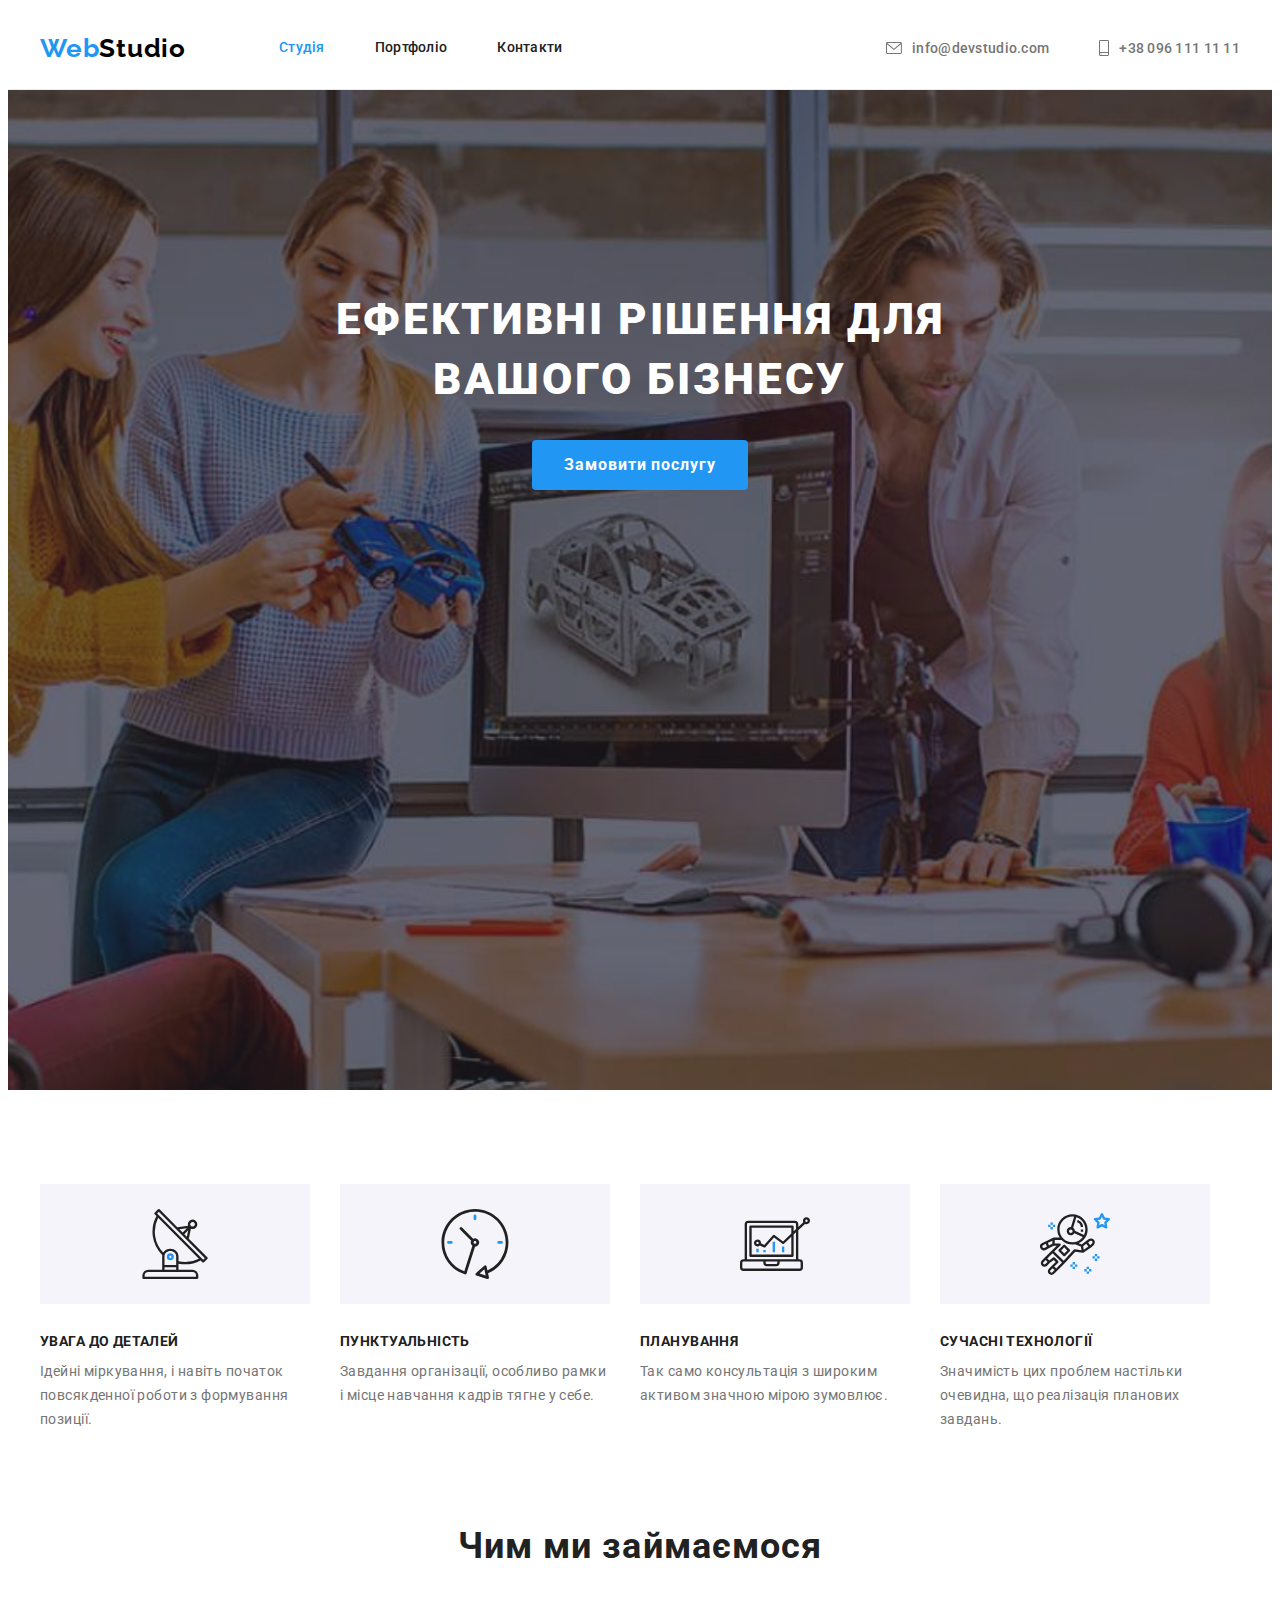
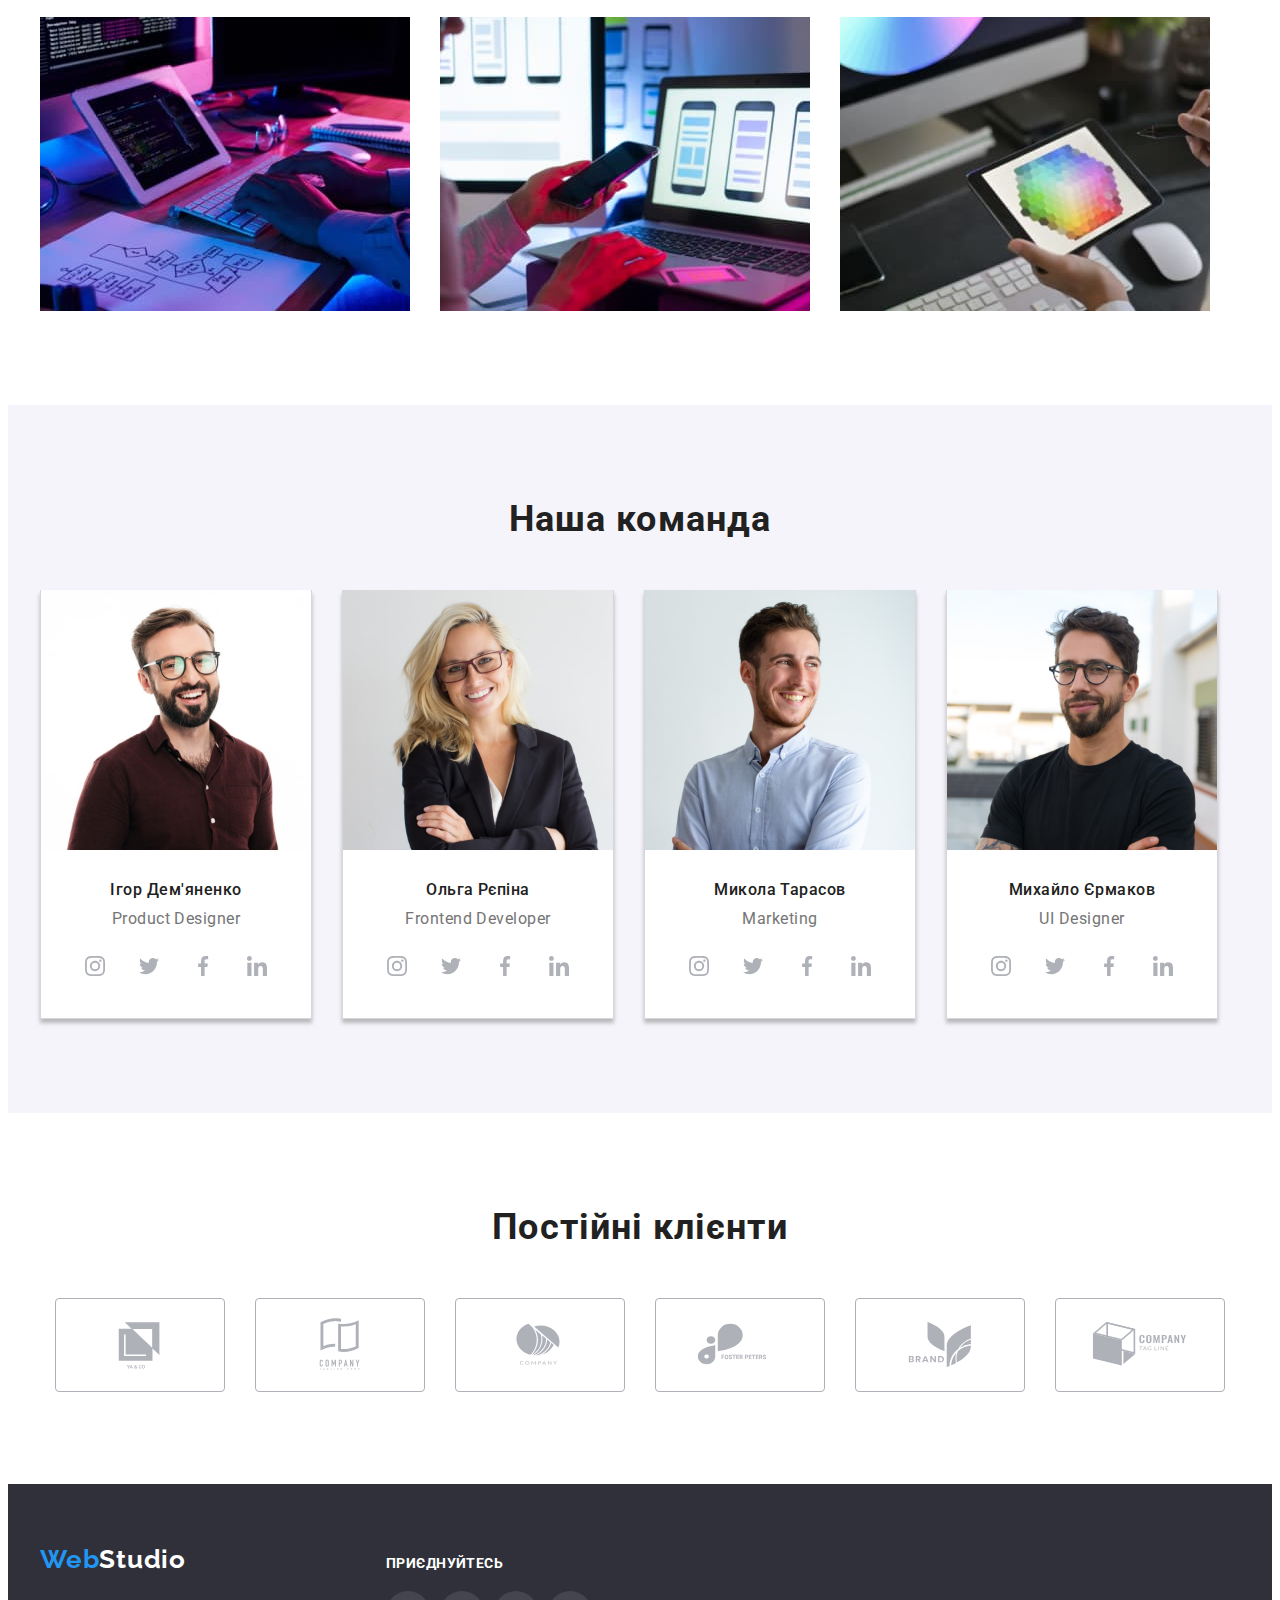
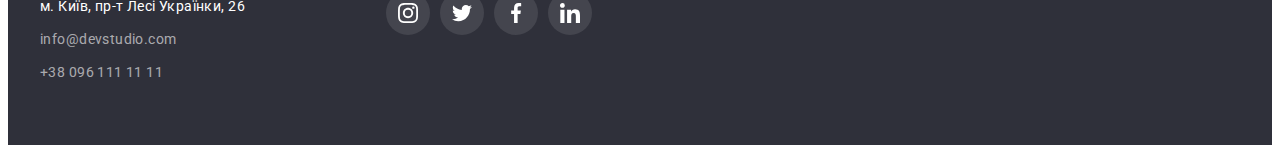
<file: index.html>
<!DOCTYPE html>
<html lang="uk">
<head>
    <meta charset="UTF-8">
    <meta http-equiv="X-UA-Compatible" content="IE=edge">
    <meta name="viewport" content="width=device-width, initial-scale=1.0">
    <link rel="preconnect" href="https://fonts.googleapis.com">
    <title>Студія</title>
    <link rel="stylesheet" href="https://cdnjs.cloudflare.com/ajax/libs/modern-normalize/1.1.0/modern-normalize.min.css" integrity="sha512-wpPYUAdjBVSE4KJnH1VR1HeZfpl1ub8YT/NKx4PuQ5NmX2tKuGu6U/JRp5y+Y8XG2tV+wKQpNHVUX03MfMFn9Q==" crossorigin="anonymous" referrerpolicy="no-referrer" />
    <link rel="preconnect" href="https://fonts.gstatic.com" crossorigin>
    <link href="https://fonts.googleapis.com/css2?family=Raleway:wght@700&family=Roboto:wght@400;500;700;900&display=swap" rel="stylesheet">
    <link rel="stylesheet" href="./css/style.css">
</head>
<body>
    <!--------HEADER-------->
<header class="header ">
    <div class="header-container container">
<nav class="nav-container">
<a href="" lang="en" class="link logo"><span class="logo-part">Web</span>Studio</a>
<ul class="list list-nav">
    <li class="list-nav-item"><a href="" class="link header-link current">Студія</a></li>
    <li class="list-nav-item"><a href="./portfolio.html" class="link header-link ">Портфоліо</a></li>
    <li class="list-nav-item"><a href="" class="link header-link ">Контакти</a></li>
</ul>
</nav>
<ul class="list list-header">
    <li class="list-header-item"><a href="mailto:info@devstudio.com" class="link link-auth">
        <svg class="auth-icon" width="16" height="12" aria-label="іконка envelope"> <use href="./icons.svg#envelope"></use></svg>
        info@devstudio.com</a></li>
    <li class="list-header-item"><a href="tel:+380961111111" class="link link-auth">
        <svg class="telefon-icon" width="10" height="16" aria-label="іконка smartfon"> <use href="./icons.svg#smartphone"></use></svg>
        +38 096 111 11 11</a></li>
</ul>
</div>
</header>
<main>
    <!-------------HERO--------->
<section class="hero">
    <div class="hero-side container">
<h1 class="hero-title">Ефективні рішення для вашого бізнесу</h1>
<button class="hero-button" type="button">Замовити послугу</button>
</div>
</section>
<!-------FEATURE------->
<section class="feature section">
    <div class="feature-container container">
    <h2 class="vissualy-hidden">Особливості</h2>
<ul class="list list-feature">
    <li class="list-item-feature">
        <div class="feauture-icon">
        <svg class="icon-antena" width="70" height="70" aria-label="іконка antena"> <use href="./icons.svg#antenna"></use></svg>
    </div>
        <h3 class="item-title-feature">УВАГА ДО ДЕТАЛЕЙ</h3>
    <p class="item-text-feature">Ідейні міркування, і навіть початок повсякденної роботи з формування позиції.</p></li>
    <li class="list-item-feature">
        <div class="feauture-icon">
            <svg class="icon-clock" width="70" height="70" aria-label="іконка clock"> <use href="./icons.svg#clock"></use></svg>
        </div>    
        <h3 class="item-title-feature">ПУНКТУАЛЬНІСТЬ</h3>
    <p class="item-text-feature">Завдання організації, особливо рамки і місце навчання кадрів тягне у себе.</p></li>
    <li class="list-item-feature">
        <div class="feauture-icon">
            <svg class="icon-diagram" width="70" height="70" aria-label="іконка diagram"> <use href="./icons.svg#diagram"></use></svg>
        </div>   
        <h3  class="item-title-feature">ПЛАНУВАННЯ</h3>
    <p class="item-text-feature">Так само консультація з широким активом значною мірою зумовлює.</p></li>
    <li class="list-item-feature">
        <div class="feauture-icon">
            <svg class="icon-astronaut" width="70" height="70" aria-label="іконка astronaut"> <use href="./icons.svg#astronaut"></use></svg>
        </div>   
        <h3  class="item-title-feature">СУЧАСНІ ТЕХНОЛОГІЇ</h3>
    <p class="item-text-feature">Значимість цих проблем настільки очевидна, що реалізація планових завдань.</p></li>
</ul>
</div>
</section>
<!--------WORK----------->
<section class="work section">
    <div class="work-container container">
    <h2 class="section-title title-work">Чим ми займаємося</h2>
   <ul class="list list-work "> 
    <li class="list-item-work"><img  src="./image/img1.jpg" alt="набір блоксхеми" width="370" height="294"></li>
    <li class="list-item-work"><img  src="./image/img2.jpg" alt="телефоні додатки" width="370" height="294"></li>
    <li class="list-item-work"><img  src="./image/img3.jpg" alt="планшет" width="370" height="294"></li>
</ul>
</div>
</section>
<!--------OUR TEAM--------->
<section class="ourteam section">
    <div class="ourteam-container container">
    <h2 class="section-title title-ourteam">Наша команда</h2>
        <ul class="list list-ourteam">
            <li class="list-item-ourteam">
                <img src="./image/ourteam/img1.jpg" alt="фото" width="270" height="260">
                <div class="card-ourteam">
                <h3 class="item-caption-ourteam">Ігор Дем'яненко</h3>
                <p class="item-text-ourteam" lang="en">Product Designer</p>
                <ul class="list list-link">
            <li class="list-item-link">
                <a class="link link-link" href="" target="_blank"  rel="noopener noreferrer nofollow" aria-label="іконка instagram" >
                    <svg class="icon-team" width="20" height="20" aria-label="іконка instagram"> <use href="./icons.svg#instagram"></use></svg>
                </a>
            </li>
            <li class="list-item-link">
                <a class="link link-link" href="" target="_blank"  rel="noopener noreferrer nofollow" aria-label="іконка twiter" >
                    <svg class="icon-team" width="20" height="20" aria-label="іконка twiter"> <use href="./icons.svg#twiter"></use></svg>
                </a>
            </li>
            <li class="list-item-link">
                <a class="link link-link" href="" target="_blank"  rel="noopener noreferrer nofollow" aria-label="іконка facebook" >
                    <svg class="icon-team" width="20" height="20" aria-label="іконка facebook"> <use href="./icons.svg#facebook"></use></svg>
                </a>
            </li>
            <li class="list-item-link">
                <a class="link link-link" href="" target="_blank"  rel="noopener noreferrer nofollow" aria-label="іконка linkedin" >
                    <svg class="icon-team" width="20" height="20" aria-label="іконка linkedin"> <use href="./icons.svg#linkedin"></use></svg>
                </a>
            </li>            
                </ul>
            </div> 
            </li>
            <li class="list-item-ourteam">
                <img src="./image/ourteam/img2.jpg" alt="фото" width="270" height="260">
                <div class="card-ourteam">
                <h3 class="item-caption-ourteam">Ольга Рєпіна</h3>
                <p class="item-text-ourteam" lang="en">Frontend Developer</p>
                <ul class="list list-link">
                    <li class="list-item-link">
                        <a class="link link-link" href="" target="_blank"  rel="noopener noreferrer nofollow" aria-label="іконка instagram" >
                            <svg class="icon-team" width="20" height="20" aria-label="іконка instagram"> <use href="./icons.svg#instagram"></use></svg>
                        </a>
                    </li>
                    <li class="list-item-link">
                        <a class="link link-link" href="" target="_blank"  rel="noopener noreferrer nofollow" aria-label="іконка twiter" >
                            <svg class="icon-team" width="20" height="20" aria-label="іконка twiter"> <use href="./icons.svg#twiter"></use></svg>
                        </a>
                    </li>
                    <li class="list-item-link">
                        <a class="link link-link" href="" target="_blank"  rel="noopener noreferrer nofollow" aria-label="іконка facebook" >
                            <svg class="icon-team" width="20" height="20" aria-label="іконка facebook"> <use href="./icons.svg#facebook"></use></svg>
                        </a>
                    </li>
                    <li class="list-item-link">
                        <a class="link link-link" href="" target="_blank"  rel="noopener noreferrer nofollow" aria-label="іконка linkedin" >
                            <svg class="icon-team" width="20" height="20" aria-label="іконка linkedin"> <use href="./icons.svg#linkedin"></use></svg>
                        </a>
                    </li>            
                        </ul>
            </div>
            </li>
            <li class="list-item-ourteam">
                <img src="./image/ourteam/img3.jpg" alt="фото" width="270" height="260">
                <div class="card-ourteam">
                <h3 class="item-caption-ourteam">Микола Тарасов</h3>
                <p class="item-text-ourteam" lang="en">Marketing</p>
                <ul class="list list-link">
                    <li class="list-item-link">
                        <a class="link link-link" href="" target="_blank"  rel="noopener noreferrer nofollow" aria-label="іконка instagram" >
                            <svg class="icon-team" width="20" height="20" aria-label="іконка instagram"> <use href="./icons.svg#instagram"></use></svg>
                        </a>
                    </li>
                    <li class="list-item-link">
                        <a class="link link-link" href="" target="_blank"  rel="noopener noreferrer nofollow" aria-label="іконка twiter" >
                            <svg class="icon-team" width="20" height="20" aria-label="іконка twiter"> <use href="./icons.svg#twiter"></use></svg>
                        </a>
                    </li>
                    <li class="list-item-link">
                        <a class="link link-link" href="" target="_blank"  rel="noopener noreferrer nofollow" aria-label="іконка facebook" >
                            <svg class="icon-team" width="20" height="20" aria-label="іконка facebook"> <use href="./icons.svg#facebook"></use></svg>
                        </a>
                    </li>
                    <li class="list-item-link">
                        <a class="link link-link" href="" target="_blank"  rel="noopener noreferrer nofollow" aria-label="іконка linkedin" >
                            <svg class="icon-team" width="20" height="20" aria-label="іконка linkedin"> <use href="./icons.svg#linkedin"></use></svg>
                        </a>
                    </li>            
                        </ul>
            </div>
            </li>
            <li class="list-item-ourteam">
                <img src="./image/ourteam/img4.jpg" alt="фото" width="270" height="260">
                <div class="card-ourteam">
                <h3 class="item-caption-ourteam">Михайло Єрмаков</h3>
                <p class="item-text-ourteam" lang="en">UI Designer</p>
                <ul class="list list-link">
                    <li class="list-item-link">
                        <a class="link link-link" href="" target="_blank"  rel="noopener noreferrer nofollow" aria-label="іконка instagram" >
                            <svg class="icon-team" width="20" height="20" aria-label="іконка instagram"> <use href="./icons.svg#instagram"></use></svg>
                        </a>
                    </li>
                    <li class="list-item-link">
                        <a class="link link-link" href="" target="_blank"  rel="noopener noreferrer nofollow" aria-label="іконка twiter" >
                            <svg class="icon-team" width="20" height="20" aria-label="іконка twiter"> <use href="./icons.svg#twiter"></use></svg>
                        </a>
                    </li>
                    <li class="list-item-link">
                        <a class="link link-link" href="" target="_blank"  rel="noopener noreferrer nofollow" aria-label="іконка facebook" >
                            <svg class="icon-team" width="20" height="20" aria-label="іконка facebook"> <use href="./icons.svg#facebook"></use></svg>
                        </a>
                    </li>
                    <li class="list-item-link">
                        <a class="link link-link" href="" target="_blank"  rel="noopener noreferrer nofollow" aria-label="іконка linkedin" >
                            <svg class="icon-team" width="20" height="20" aria-label="іконка linkedin"> <use href="./icons.svg#linkedin"></use></svg>
                        </a>
                    </li>            
                        </ul>
            </div>
            </li>
        </ul>
    </div>
</section>
<section class="client section">
    <div class="ourteam-container container"></div>
    <h2 class="section-title title-client">Постійні клієнти</h2>
    <ul class="list list-client">
        <li class="list-item-client">
            <a class="link link-client" href="" target="_blank"  rel="noopener noreferrer nofollow" aria-label="іконка client" >
                <svg class="icon-client" width="106" height="60" aria-label="іконка client"> <use href="./icons.svg#client1"></use></svg>  
            </a></li>
        <li class="list-item-client">
            <a class="link link-client" href="" target="_blank"  rel="noopener noreferrer nofollow" aria-label="іконка client" >
            <svg class="icon-client" width="106" height="60" aria-label="іконка client"> <use href="./icons.svg#client2"></use></svg>  
            </a></li>
        <li class="list-item-client">
            <a class="link link-client" href="" target="_blank"  rel="noopener noreferrer nofollow" aria-label="іконка client" >
            <svg class="icon-client" width="106" height="60" aria-label="іконка client"> <use href="./icons.svg#client3"></use></svg>  
            </a></li>
        <li class="list-item-client">
            <a class="link link-client" href="" target="_blank"  rel="noopener noreferrer nofollow" aria-label="іконка client" >
            <svg class="icon-client" width="106" height="60" aria-label="іконка client"> <use href="./icons.svg#client4"></use></svg>  
            </a></li>
        <li class="list-item-client">
            <a class="link link-client" href="" target="_blank"  rel="noopener noreferrer nofollow" aria-label="іконка client" >
            <svg class="icon-client" width="106" height="60" aria-label="іконка client"> <use href="./icons.svg#client5"></use></svg>  
            </a></li>
        <li class="list-item-client">
            <a class="link link-client" href="" target="_blank"  rel="noopener noreferrer nofollow" aria-label="іконка client" >
            <svg class="icon-client" width="106" height="60" aria-label="іконка client"> <use href="./icons.svg#client6"></use></svg>  
            </a></li>
    </ul>
</section>
</main> 
<!----------FOOTER------->
<footer class="footer">
    <div class="container footer-container">
        <div class="adress-container">
    <a href="./index.html" class="link footer-link" lang="en"> <span class="footer-logo">Web</span>Studio</a>
    <address>
        <ul class="list list-footer">
            <li class="list-footer-item"><a class="link footer-link-nav" href="https://goo.gl/maps/DCdvdgWx7HsUr94s7" rel="noopener noreferrer nofollow">м. Київ, пр-т Лесі Українки, 26</a></li>
            <li class="list-footer-item"><a class="link footer-contact" href="mailto:info@devstudio.com">info@devstudio.com</a></li>
            <li class="list-footer-item"><a class="link footer-contact" href="tel:+380961111111">+38 096 111 11 11</a></li>
        </ul>
    </address>
</div>
    <div class="join">
        <p class="text-join">Приєднуйтесь</p>
        <ul class="list list-join">
                <li class="list-item-join">
                    <a class="link link-join" href="" target="_blank"  rel="noopener noreferrer nofollow" aria-label="іконка instagram" >
                        <svg class="icon-join" width="20" height="20" aria-label="іконка instagram"> <use href="./icons.svg#instagram"></use></svg>
                    </a>
                </li>
                <li class="list-item-join">
                    <a class="link link-join" href="" target="_blank"  rel="noopener noreferrer nofollow" aria-label="іконка twiter" >
                        <svg class="icon-join" width="20" height="20" aria-label="іконка twiter"> <use href="./icons.svg#twiter"></use></svg>
                    </a>
                </li>
                <li class="list-item-join">
                    <a class="link link-join" href="" target="_blank"  rel="noopener noreferrer nofollow" aria-label="іконка facebook" >
                        <svg class="icon-join" width="20" height="20" aria-label="іконка facebook"> <use href="./icons.svg#facebook"></use></svg>
                    </a>
                </li>
                <li class="list-item-join">
                    <a class="link link-join" href="" target="_blank"  rel="noopener noreferrer nofollow" aria-label="іконка linkedin" >
                        <svg class="icon-join" width="20" height="20" aria-label="іконка linkedin"> <use href="./icons.svg#linkedin"></use></svg>
                    </a>
                </li>            
         </ul>
    </div>
</div>
</footer>
</body>
</html>
</file>
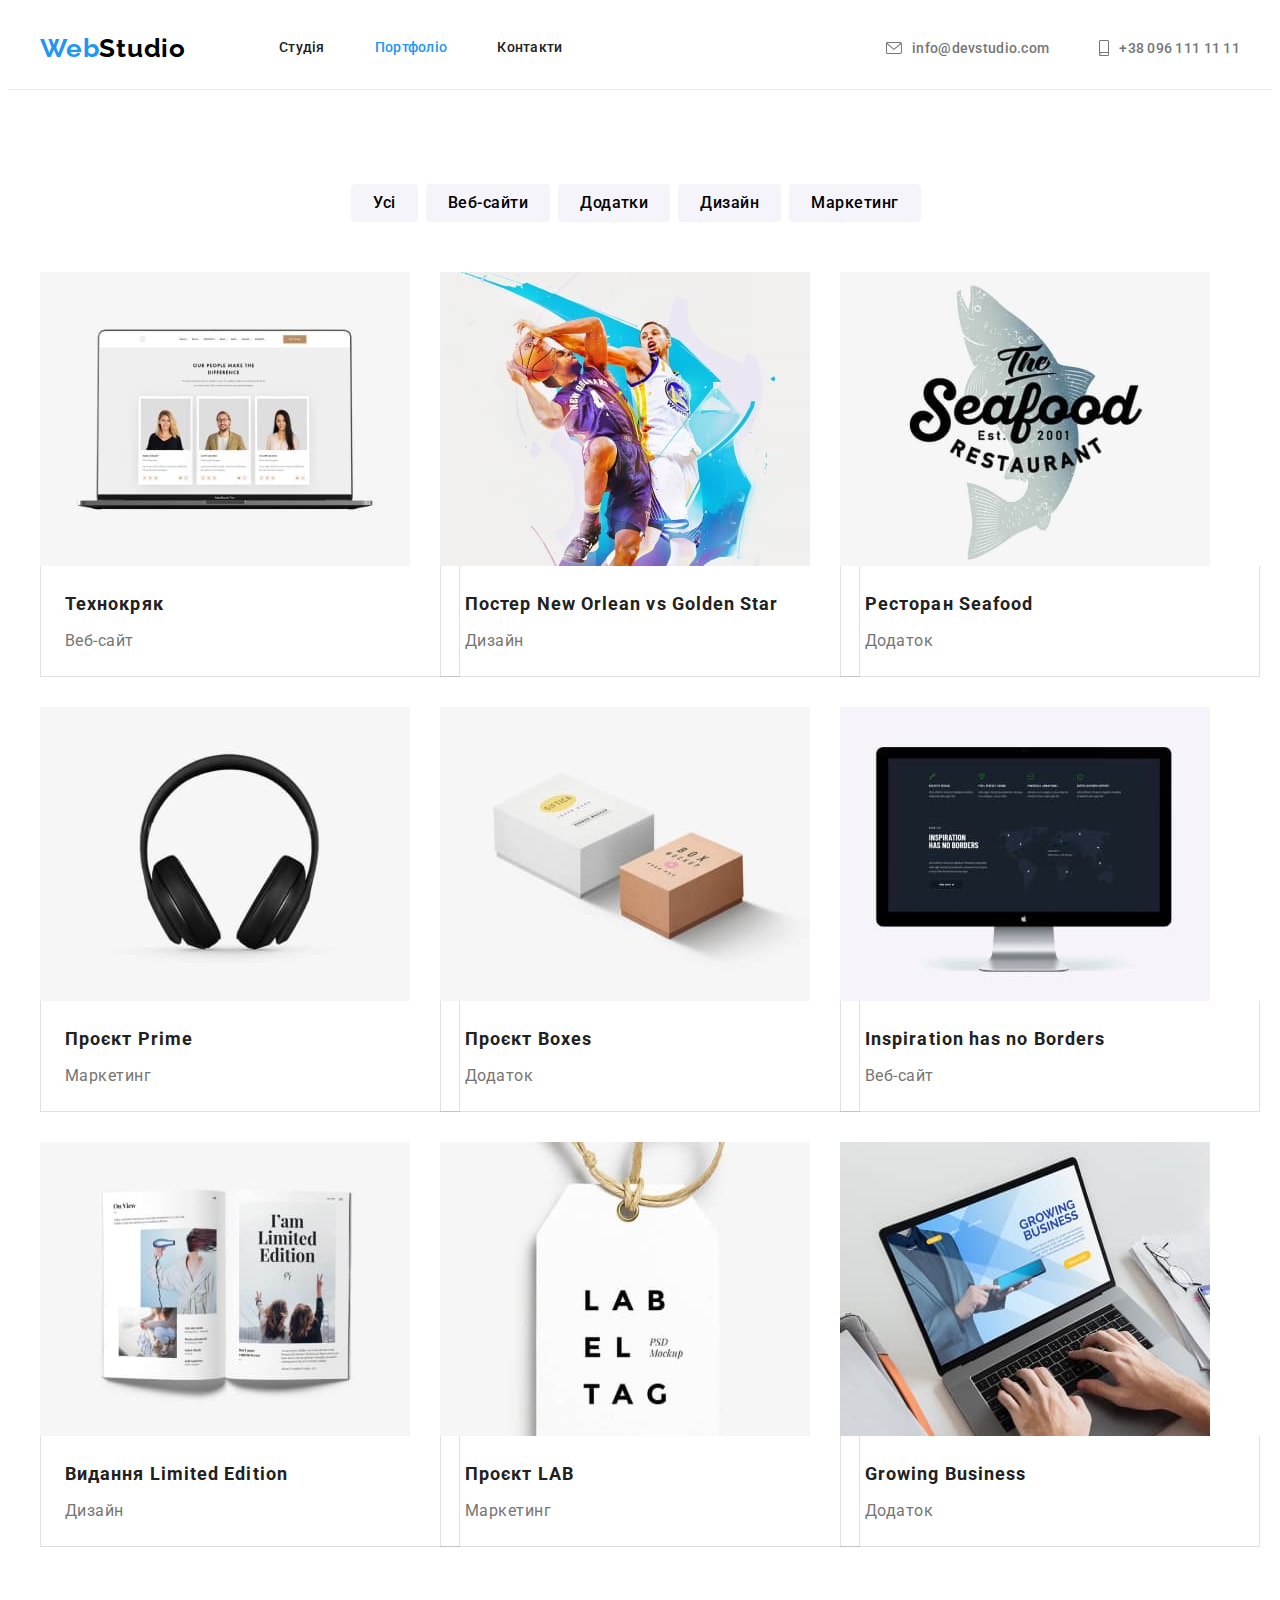
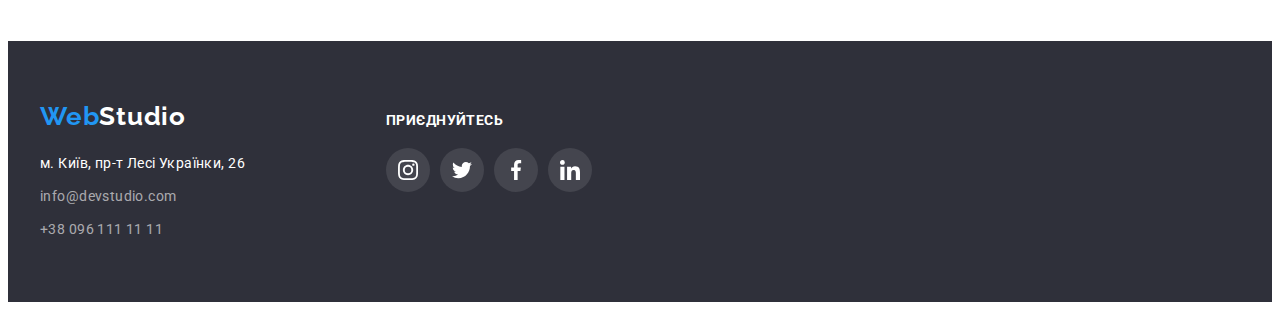
<file: portfolio.html>
<!DOCTYPE html>
<html lang="uk">
<head>
    <meta charset="UTF-8">
    <meta http-equiv="X-UA-Compatible" content="IE=edge">
    <meta name="viewport" content="width=device-width, initial-scale=1.0">
    <title>Портфоліо</title>
    <link rel="stylesheet" href="https://cdnjs.cloudflare.com/ajax/libs/modern-normalize/1.1.0/modern-normalize.min.css" integrity="sha512-wpPYUAdjBVSE4KJnH1VR1HeZfpl1ub8YT/NKx4PuQ5NmX2tKuGu6U/JRp5y+Y8XG2tV+wKQpNHVUX03MfMFn9Q==" crossorigin="anonymous" referrerpolicy="no-referrer" />
    <link rel="preconnect" href="https://fonts.gstatic.com" crossorigin>
    <link href="https://fonts.googleapis.com/css2?family=Raleway:wght@700&family=Roboto:wght@400;500;700;900&display=swap" rel="stylesheet">
    <link rel="stylesheet" href="./css/style.css">
</head>
<body>
     <!--------HEADER-------->
<header class="header ">
    <div class="header-container container">
<nav class="nav-container">
<a href="" lang="en" class="link logo"><span class="logo-part">Web</span>Studio</a>
<ul class="list list-nav">
    <li class="list-nav-item"><a href="./index.html" class="link header-link">Студія</a></li>
    <li class="list-nav-item"><a href="./portfolio.html" class="link header-link current">Портфоліо</a></li>
    <li class="list-nav-item"><a href="" class="link header-link ">Контакти</a></li>
</ul>
</nav>
<ul class="list list-header">
    <li class="list-header-item"><a href="mailto:info@devstudio.com" class="link link-auth">
        <svg class="auth-icon" width="16" height="12" aria-label="іконка envelope"> <use href="./icons.svg#envelope"></use></svg>
        info@devstudio.com</a></li>
    <li class="list-header-item"><a href="tel:+380961111111" class="link link-auth">
        <svg class="telefon-icon" width="10" height="16" aria-label="іконка smartfon"> <use href="./icons.svg#smartphone"></use></svg>
        +38 096 111 11 11</a></li>
</ul>
</div>
</header>
        <main>
            <section class="section filter">
            <div class="container container-portfolio">
    <h1 class="vissualy-hidden">Портфоліо</h1>
    <ul class="list list-filter-btn">
        <li class="item-filter"><button class="button button-portfolio" type="button">Усі</button></li>
        <li class="item-filter"><button class="button button-portfolio" type="button">Веб-сайти</button></li>
        <li class="item-filter"><button class="button button-portfolio" type="button">Додатки</button></li>
        <li class="item-filter"><button class="button button-portfolio" type="button">Дизайн</button></li>
        <li class="item-filter"><button class="button button-portfolio" type="button">Маркетинг</button></li>
    </ul>
    <ul class="list list-filter">
        <li class="list-item-filter">
            <img class="filter-img" src="./image/portfolio/img1.jpg" alt="Веб-сайт" width="370" height="294">
           <div class="card-portfolio">
            <h3 class="filter-caption">Технокряк</h3>
            <p class="filter-text">Веб-сайт</p>
        </div>
        </li>
        <li class="list-item-filter">
            <img class="filter-img" src="./image/portfolio/img2.jpg" alt="Постер"  width="370" height="294">
            <div class="card-portfolio">
            <h3 class="filter-caption">Постер <span lang="en"> New Orlean vs Golden Star </span></h3>
            <p class="filter-text">Дизайн</p>
        </div>
        </li>
        <li class="list-item-filter">
            <img class="filter-img" src="./image/portfolio/img3.jpg" alt="Емблема"  width="370" height="294">
            <div class="card-portfolio">
            <h3 class="filter-caption">Ресторан <span lang="en">Seafood</span></h3>
            <p class="filter-text">Додаток</p>
        </div>
        </li>
        <li class="list-item-filter">
            <img class="filter-img" src="./image/portfolio/img4.jpg" alt="Навушники"  width="370" height="294">
           <div class="card-portfolio">
            <h3 class="filter-caption">Проєкт <span lang="en">Prime</span></h3>
            <p class="filter-text">Маркетинг</p>
        </div>
        </li>
        <li class="list-item-filter">
            <img class="filter-img" src="./image/portfolio/img5.jpg" alt="Книги" width="370" height="294">
           <div class="card-portfolio">
            <h3 class="filter-caption">Проєкт  <span lang="en">Boxes</span></h3>
            <p class="filter-text">Додаток</p>
        </div>
        </li>
        <li class="list-item-filter">
            <img class="filter-img" src="./image/portfolio/img6.jpg" alt="Монітор" width="370" height="294">
           <div class="card-portfolio">
            <h3 class="filter-caption" lang="en">Inspiration has no Borders</h3>
            <p class="filter-text">Веб-сайт</p>
        </div>
        </li>
        <li class="list-item-filter">
            <img class="filter-img" src="./image/portfolio/img7.jpg" alt="Книга" width="370" height="294">
           <div class="card-portfolio">
            <h3 class="filter-caption">Видання <span lang="en">Limited Edition</span></h3>
            <p class="filter-text">Дизайн</p>
       </div>
        </li>
        <li class="list-item-filter">
            <img class="filter-img" src="./image/portfolio/img8.jpg" alt="Фото" width="370" height="294">
           <div class="card-portfolio">
            <h3 class="filter-caption">Проєкт <span lang="en">LAB</span></h3>
            <p class="filter-text">Маркетинг</p>
        </div>
        </li>
        <li class="list-item-filter">
            <img class="filter-img" src="./image/portfolio/img9.jpg" alt="Ноутбук" width="370" height="294">
            <div class="card-portfolio">
            <h3 class="filter-caption" lang="en">Growing Business</h3>
            <p class="filter-text">Додаток</p>
        </div>
        </li>
    </ul>
</div>
</section>
</main>
<!----------FOOTER------->
<footer class="footer">
    <div class="container footer-container">
        <div class="adress-container">
    <a href="./index.html" class="link footer-link" lang="en"> <span class="footer-logo">Web</span>Studio</a>
    <address>
        <ul class="list list-footer">
            <li class="list-footer-item"><a class="link footer-link-nav" href="https://goo.gl/maps/DCdvdgWx7HsUr94s7" rel="noopener noreferrer nofollow">м. Київ, пр-т Лесі Українки, 26</a></li>
            <li class="list-footer-item"><a class="link footer-contact" href="mailto:info@devstudio.com">info@devstudio.com</a></li>
            <li class="list-footer-item"><a class="link footer-contact" href="tel:+380961111111">+38 096 111 11 11</a></li>
        </ul>
    </address>
</div>
    <div class="join">
        <p class="text-join">Приєднуйтесь</p>
        <ul class="list list-join">
                <li class="list-item-join">
                    <a class="link link-join" href="" target="_blank"  rel="noopener noreferrer nofollow" aria-label="іконка instagram" >
                        <svg class="icon-join" width="20" height="20" aria-label="іконка instagram"> <use href="./icons.svg#instagram"></use></svg>
                    </a>
                </li>
                <li class="list-item-join">
                    <a class="link link-join" href="" target="_blank"  rel="noopener noreferrer nofollow" aria-label="іконка twiter" >
                        <svg class="icon-join" width="20" height="20" aria-label="іконка twiter"> <use href="./icons.svg#twiter"></use></svg>
                    </a>
                </li>
                <li class="list-item-join">
                    <a class="link link-join" href="" target="_blank"  rel="noopener noreferrer nofollow" aria-label="іконка facebook" >
                        <svg class="icon-join" width="20" height="20" aria-label="іконка facebook"> <use href="./icons.svg#facebook"></use></svg>
                    </a>
                </li>
                <li class="list-item-join">
                    <a class="link link-join" href="" target="_blank"  rel="noopener noreferrer nofollow" aria-label="іконка linkedin" >
                        <svg class="icon-join" width="20" height="20" aria-label="іконка linkedin"> <use href="./icons.svg#linkedin"></use></svg>
                    </a>
                </li>            
         </ul>
    </div>
</div>
</footer>
</body>
</html>
</file>
<file: css/style.css>
:root {
    --text-color-light: #ffffff;
    --text-color-dark: #212121;
    --text-color-paragraf: #757575;
    --frame-color: #2F303A;
    --accent-color: #2196F3;
    }
    
    
    body {
    font-family: 'Roboto'; 
    color: var(--text-color-dark); 
    }
    
    
    /* reset start */
    h1,
    h2,
    h3,
    p {
    margin: 0;
    }
    
    
    .link {
    text-decoration: none;
    }
    
    
    .list {
    list-style: none;
    margin: 0;
    padding: 0;
    }
    
    
    img {
    display: block;
   max-width: 100%; 
    height: auto;
    }
    /* reset end */
    
    
    .section {
    padding-top: 94px;
    padding-bottom: 94px;
    }
    
    .container {
    width: 1200px;
    padding-right: 15px;
    padding-left: 15px;
    margin-left: auto;
    margin-right: auto;
    
   /* outline: 2px solid red;
    outline-offset: -2px;*/
    }
    
    button {
    display: inline-block;
    cursor: pointer;
    border: transparent;
    }
    
    
    /*---------HEADER--------*/
    .header {
        border-bottom: 1px solid #ECECEC;
    }
    .header-container{
    display: flex;
   
    }
    .nav-container{
    display: flex; 
    }
    .logo {
    margin-right: 93px;
    align-items: center;
    padding-top: 25px;
    padding-bottom: 25px;
    
    font-family: 'Raleway';
    font-weight: 700;
    font-size: 26px;
    line-height: 1.19;
    letter-spacing: 0.03em;
    color:#000000; 
    }
    .logo-part {
    color: var(--accent-color);
    }
    .list-nav{
        display: flex;
        align-items: center;
        
        }
    .list-nav-item:not(:first-child){
        margin-left: 50px;
        }
    .header-link {
        display: block;
        padding-top: 32px;
        padding-bottom: 32px;

    font-weight: 500;
    font-size: 14px;
    line-height: 1.14;
    letter-spacing: 0.02em;
    color: inherit;
    }
     .current{
        color: var(--accent-color);
     }
    .header-link:hover,
    .header-link:focus,
    .link-auth:hover,
    .link-auth:focus {
    color: var(--accent-color);
    }
    .list-header{
    display: flex;
    margin-left: auto;
   align-items: center;

    }
    
    .list-header-item:not(:first-child){
        margin-left: 50px;  
    }
    .list-header-item{
        display: block; 
        align-items: center; 
    }
    
    .link-auth {
    display: flex;   
    padding-top: 32px;
    padding-bottom: 32px;
    align-items: center;
    gap: 10px; 

    font-weight: 500;
    font-size: 14px;
    line-height: 1.14px;
    letter-spacing: 0.02em;
    color: var(--text-color-paragraf);
    }
    .auth-icon{
        fill:currentColor;
    }
    .telefon-icon{
        fill:currentColor;
    }
    
    /*------------HERO-----------*/
    .hero{
        height: 600px;
        max-width: 1600px;
        margin: 0 auto;
        padding-top: 200px;
        padding-bottom: 200px;
        background-image: linear-gradient(to right, rgba(47, 48, 58, 0.4), rgba(47, 48, 58, 0.4)), url(../image/background/img.jpg);
        background-position: center;
        background-repeat: no-repeat;
        background-size: cover;
        background-color: var(--frame-color);   
    }
    .hero-side {
        text-align: center;
    }
    .hero-title {
    margin-bottom: 30px;
    width: 696px;
    margin-right: auto;
    margin-left: auto;
    
    font-weight: 900;
    font-size: 44px;
    line-height: 1.36;
    letter-spacing: 0.06em;
    text-transform: uppercase;
    color: var(--text-color-light); 
    }
    .hero-button {
    border-radius: 4px;
    padding: 10px 32px;
    min-width: 216px;
    
    font-family: inherit;
    font-weight: 700;
    font-size: 16px;
    line-height: 1.88;
    align-items: center;
    text-align: center;
    letter-spacing: 0.06em;
    color:var(--text-color-light);
    background:var(--accent-color);
    }
    .hero-button:hover,
    .hero-button:focus{
    box-shadow: 0px 4px 4px rgba(0, 0, 0, 0.15);
    }
    
    /*------FEATURE---------*/
    .feature {
        padding-bottom: 0;
    }
    .feature-container {
    display: flex;
    }
    .vissualy-hidden{
    position: absolute;
    white-space: nowrap;
    width: 1px;
    height: 1px;
    overflow: hidden;
    border: 0;
    padding: 0;
    clip: rect(0 0 0 0);
    clip-path: inset(50%);
    margin: -1px;
    }
    .list-feature{
    display: flex;
    }
    .list-item-feature{
    width: 270px;
    }
    .list-item-feature:not(:first-child){
    margin-left: 30px;
    }
.feauture-icon{
    display: flex;
    width: 270px;
    height: 120px;
background-color: #F5F4FA;
margin-bottom: 30px;
align-items: center;
justify-content: center;
}

    .item-title-feature {
    margin-bottom: 10px;

    font-size: 14px;
    line-height: 1.14;
    letter-spacing: 0.03em;
    text-transform: uppercase;
    }
    .item-text-feature {
    font-size: 14px;
    line-height: 1.71;
    letter-spacing: 0.03em;
    color: var(--text-color-paragraf);
    }
    
    
    /*-------WORK----------*/
    
    .section-title {
    font-size: 36px;
    line-height: 1.14;
    text-align: center;
    letter-spacing: 0.03em;
    }
    .title-work{
    margin-bottom: 50px;
    }
    .list-work{
    display: flex;
    gap:30px;
    }
    
    /*--------OUR TEAM--------*/
    .ourteam{
    background-color: #F5F4FA;
    }
    
    .title-ourteam{
    margin-bottom: 50px;
    }
    .list-ourteam{
    display: flex;
    flex-wrap: wrap;
    }
    .list-item-ourteam{
   box-shadow: 0px 4px 4px rgba(0, 0, 0, 0.25);
}
    .card-ourteam{
    padding-top: 30px; 
    padding-bottom: 30px; 
    align-items: center;
        justify-content: center;
        background-color: #FFFFFF;
    }
    .list-item-ourteam{
        width: 270px;
        border: 1px solid rgba(0, 0, 0, 0.12);  
    border-top: none;
    }
    .list-item-ourteam:not(:first-child){
    margin-left: 30px;
    }
    .item-caption-ourteam {
    margin-bottom: 10px;
    
    font-weight: 500;
    font-size: 16px;
    line-height: 1.19;
    text-align: center;
    letter-spacing: 0.03em;
    }
    .item-text-ourteam{
        margin-bottom:16px;

    font-size: 16px;
    line-height: 1.19;
    text-align: center;
    letter-spacing: 0.03em;
    color: var(--text-color-paragraf); 
    }
    .list-link{
        width: 206px;
        display: flex;
        gap: 10px;
        align-items: center;
        justify-content: center;
        margin: auto;
    }
    .list-item-link{
        width: 44px;
        height: 44px; 
    }
    .link-link{
        display: flex;
        width: 100%;
        height: 100%;
        
        /* background-color: #ffffff; */
        border-radius: 50%;
        align-items: center;
        justify-content: center;
        color:#AFB1B8 ; 
    }
    .link-link:hover,
    .link-link:focus{
        background-color: var(--accent-color);
        color: #FFFFFF;
    }

    .icon-team{
        fill:currentColor;
    }
    /* -------CLIENT------ */
.title-client{
    margin-bottom: 50px;
}

.list-client{
    display: flex;
    gap: 30px;
    align-items: center;
    justify-content: center;
}
.list-item-client{
    display:inline-flex;
    width: 170px;
    height: 92px;
}
.link-client{
    display: flex;
    width: 100%;
    height: 100%;
    border: 1px solid #AFB1B8;
    border-radius: 4px;
    align-items: center;
    justify-content: center; 
    color: #AFB1B8;
}
.icon-client{
    fill:currentColor;
}
.link-client:hover,
.link-client:focus{
    border: 1px solid #2196F3;
color:#2196F3;
}
    /*-----FOOTER---------*/
    .footer{
    background: var(--frame-color);
    padding-top: 60px;
    padding-bottom: 60px;
    }
    .footer-container{
        display: flex;
        align-items: baseline;
    }
    .adress-container{
        width: 271px;
    }
    .footer-link {
    display: inline-block;
    margin-bottom: 20px;
    
    font-family: 'Raleway';
    font-weight: 700;
    font-size: 26px;
    line-height: 1.19;
    letter-spacing: 0.03em;
    color: var(--text-color-light);
    }
    .footer-logo {
    color: var(--accent-color);
    }
    .list-footer-item:not(:last-child){
    margin-bottom: 9px;
    }
    .footer-link-nav {
    font-style: normal;
    font-size: 14px;
    line-height: 1.71;
    letter-spacing: 0.03em;
    color:var(--text-color-light);
    }
    
    .footer-contact {
    font-style: normal;
    font-size: 14px;
    line-height: 1.71;
    letter-spacing: 0.03em;
    color: rgba(255, 255, 255, 0.6);
    }
    .join{
        width: 206px;
        margin-left: 75px;
    }
    .text-join{
        margin-bottom: 20px;
        
    font-weight: 700;
    font-size: 14px;
    line-height: 16px;
    letter-spacing: 0.03em;
    text-transform: uppercase;
    color: #FFFFFF;
    }
    .list-join{
        display: flex;
        gap: 10px;
        align-items: center;    
    }
    .list-item-join{
        width: 44px;
        height: 44px;
    }
    .link-join{
        display: flex; 
       width: 100%;
       height: 100%;
        background: rgba(255, 255, 255, 0.1);
        border-radius: 50%;
        align-items: center;
        justify-content: center; 
        color:#FFFFFF;
    }
    .link-join:hover,
    .link-join:focus{
        background-color: var(--accent-color);
    }
    .icon-join{
        fill:currentColor;
    }
    
    /*---------PORTFOLIO------------*/
   
    .list-filter-btn{
    display: flex;
   justify-content: center;
   margin-bottom: 50px;
    }
    .button-portfolio{
    padding:6px 22px;
   
    font-family: inherit;
    font-weight: 500;
    font-size: 16px;
    line-height: 1.62;
    text-align: center;
    letter-spacing: 0.03em;
    background: #F5F4FA;
    border-radius: 4px;
    }
    /* .item-filter:hover,
    .item-filter:focus{
        box-shadow: 0px 3px 1px rgba(0, 0, 0, 0.1), 0px 1px 2px rgba(0, 0, 0, 0.08), 0px 2px 2px rgba(0, 0, 0, 0.12);
    } */
    .item-filter{
    margin-right: 8px;
    }
    
    .button-portfolio:hover,
    .button-portfolio:focus{
    background: var(--accent-color);
    color: var(--text-color-light);
    box-shadow: 0px 3px 1px rgba(0, 0, 0, 0.1), 0px 1px 2px rgba(0, 0, 0, 0.08), 0px 2px 2px rgba(0, 0, 0, 0.12);
    }
    .list-filter{
    display: flex;
    flex-wrap: wrap;
    
    }
    .list-item-filter{
        width: 370px;
        margin-bottom: 30px;
        margin-right: 30px;
      
    }
    .list-item-filter:nth-last-child(-n+3){
        margin-bottom: 0px; 
    }
    .list-item-filter:nth-child(3n){
        margin-right: 0px;
        }
        .list-item-filter:hover,
        .list-item-filter:focus{
            box-shadow: 0px 4px 4px rgba(0, 0, 0, 0.25);
            }
   .card-portfolio{
    width: 370px;
    padding: 20px 24px; 
    border: 1px solid rgba(0, 0, 0, 0.12);  
    border-top: none;
   }
    
    .filter-caption {
    margin-bottom: 4px;

    font-size: 18px;
    line-height: 2;
    letter-spacing: 0.06em;
    }
    .filter-text {
    font-size: 16px;
    line-height: 1.88;
    letter-spacing: 0.03em;
    color: var(--text-color-paragraf);
    }
</file>
